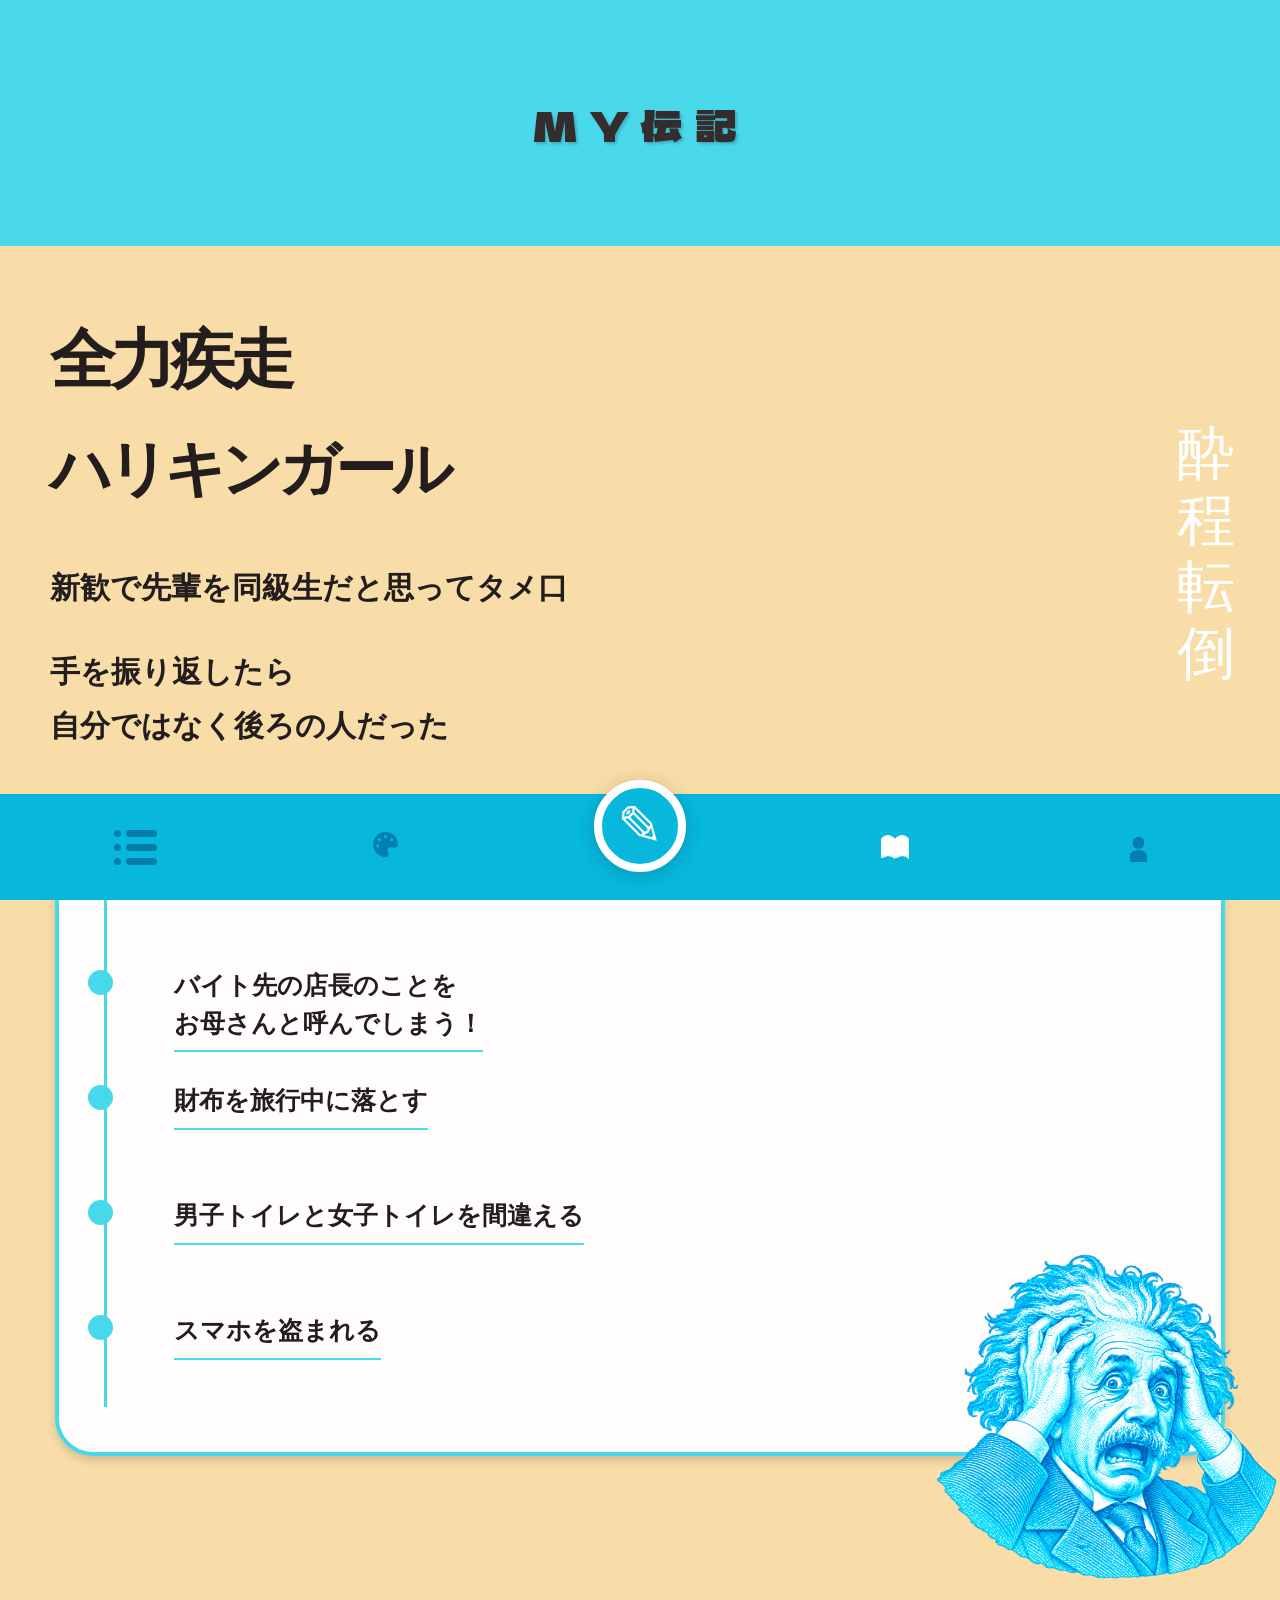
<file: history.html>
<!DOCTYPE html>
<html lang="ja">

<head>
  <meta charset="UTF-8">
  <meta name="viewport" content="width=device-width, initial-scale=1.0">

  <title>MY伝記 - Ohps!史</title>

  <link rel="icon" href="image/icon.svg">
  <link rel="stylesheet" href="history.css">
</head>

<body>

  <!-- =========================
       上部バー
  ========================== -->

    <header class="top-header">
    <div class="my-biography">MY伝記</div>
    <link rel="preconnect" href="https://fonts.googleapis.com">
    <link rel="preconnect" href="https://gstatic.com">
    <link href="https://fonts.googleapis.com/css2?family=Dela+Gothic+One&display=swap" rel="stylesheet">
    </header>


  <!-- =========================
       メイン
  ========================== -->

  <main class="history-main">

    <!-- タイトル -->

    <section class="title-area">

      <h1>
        全力疾走
      </h1>

      <h2>
        ハリキンガール
      </h2>

      <div class="vertical-text">
        酔<br>
        程<br>
        転<br>
        倒
      </div>

      <p class="description">
        新歓で先輩を同級生だと思ってタメ口
      </p>

      <p class="description">
        手を振り返したら<br>
        自分ではなく後ろの人だった
      </p>

    </section>


    <!-- =========================
         やらかしタイムライン
    ========================== -->

    <section class="mistake-box">

      <div class="timeline-line"></div>


      <!-- 1 -->

      <div class="mistake mistake-1">

        <span class="timeline-dot"></span>

        <p>
          ビールサーバーを洗浄中に噴水化させる
        </p>

      </div>


      <!-- 2 -->

      <div class="mistake mistake-2">

        <span class="timeline-dot"></span>

        <p>
          バイト先の店長のことを<br>
          お母さんと呼んでしまう！
        </p>

      </div>


      <!-- 3 -->

      <div class="mistake mistake-3">

        <span class="timeline-dot"></span>

        <p>
          財布を旅行中に落とす
        </p>

      </div>


      <!-- 4 -->

      <div class="mistake mistake-4">

        <span class="timeline-dot"></span>

        <p>
          男子トイレと女子トイレを間違える
        </p>

      </div>


      <!-- 5 -->

      <div class="mistake mistake-5">

        <span class="timeline-dot"></span>

        <p>
          スマホを盗まれる
        </p>

      </div>

    </section>


    <!-- =========================
         アインシュタイン
    ========================== -->

    <div class="einstein">

      <!-- ここに画像を入れる -->
      <img src="image/einstein.png" alt="アインシュタイン">

    </div>

  </main>


  <!-- ================================= -->
  <!-- 下部ナビゲーション -->
  <!-- ================================= -->

  <nav class="bottom-nav">

    <button
      class="nav-item active"
      id="mainNav"
      onclick="location.href='main.html'"
    >

      <span class="list-icon">
        <i></i>
        <i></i>
        <i></i>
      </span>

    </button>


    <button class="nav-item"
    onclick="location.href='ijin.html'">

      <span class="palette-icon">
        <img src="image/palette-solid-full 1.svg" alt="パレット">
      </span>

    </button>


    <button
      class="post-button"
      onclick="location.href='post.html'"
    >
      ✎
    </button>



    <!-- 本 -->
    <button class="nav-item"
    onclick="location.href='history.html'">

      <span class="book-icon">
        <img src="image/Rectangle 12.svg" alt="アインシュタイン">
      </span>
      <span class="book-icon">
        <img src="image/Rectangle 12.svg" alt="アインシュタイン">
      </span>
    </button>



    <!-- プロフィール -->
    <button
      class="nav-item"
      id="profileNav"
      onclick="location.href='profile.html'"
    >

      <span class="person-icon">
        <img src="image/Union.svg" alt="プロフィール">
      </span>

    </button>

  </nav>


  <!-- =========================
       JavaScript
  ========================== -->

  <script>

    // メイン画面
    const mainNav =
      document.getElementById("mainNav");

    if (mainNav) {

      mainNav.addEventListener("click", () => {

        window.location.href = "main.html";

      });

    }


    // 投稿画面
    const postButton =
      document.getElementById("postButton");

    if (postButton) {

      postButton.addEventListener("click", () => {

        window.location.href = "post.html";

      });

    }


    // プロフィール画面
    const profileNav =
      document.getElementById("profileNav");

    if (profileNav) {

      profileNav.addEventListener("click", () => {

        window.location.href = "profile.html";

      });

    }

  </script>

</body>

</html>
</file>
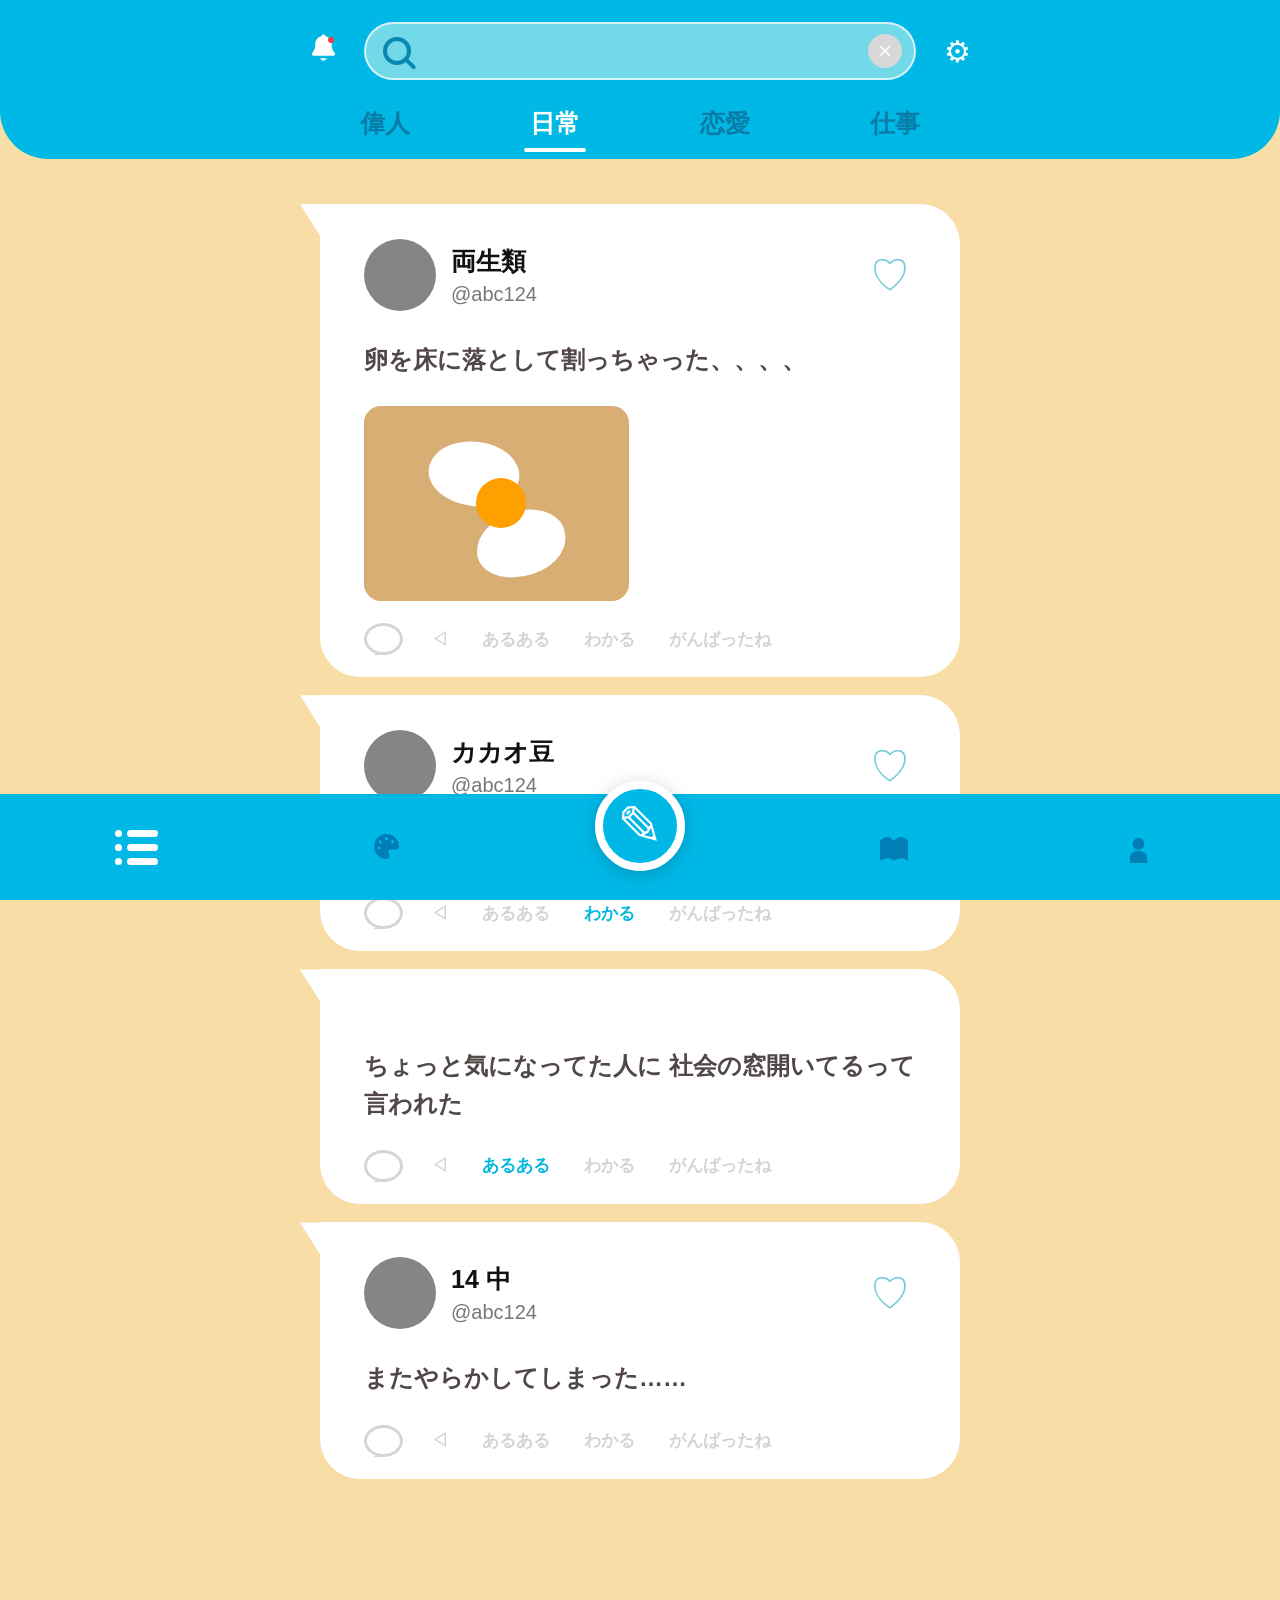
<file: main.html>
<!DOCTYPE html>
<html lang="ja">

<head>
  <meta charset="UTF-8">
  <meta name="viewport" content="width=device-width, initial-scale=1.0">

  <title>メイン - Ohps!史</title>

  <link rel="icon" href="image/icon.svg">
  <link rel="stylesheet" href="main.css">
</head>

<body>

  <!-- =========================
       上の青い部分
  ========================== -->
  <header class="top-header">

    <div class="top-row">

      <!-- 通知 -->
      <button class="icon-button notification">
        <image src="image/bell-solid-full 1.svg" alt="通知">
      </button>

      <!-- 検索 -->
      <div class="search-box">

        <span class="search-icon"></span>

        <input
          type="text"
          placeholder=""
        >

        <button class="clear-button">
          ×
        </button>

      </div>

      <!-- 設定 -->
      <button class="icon-button settings">
        ⚙
      </button>

    </div>


    <!-- カテゴリー -->
    <nav class="category-nav">

      <button>
        偉人
      </button>

      <button class="active">
        日常
      </button>

      <button>
        恋愛
      </button>

      <button>
        仕事
      </button>

    </nav>

  </header>


  <!-- =========================
       投稿一覧
  ========================== -->
  <main class="timeline">


    <!-- 投稿① -->
    <article class="post-card">

      <div class="post-head">

        <div class="avatar"></div>

        <div class="user-info">

          <h2>両生類</h2>

          <p>@abc124</p>

        </div>

        <button class="bookmark">
          ♡
        </button>

      </div>


      <p class="post-text">
        卵を床に落として割っちゃった、、、、
      </p>


      <!-- 卵の画像 -->
      <div class="post-image egg-image">

        <div class="egg egg-left"></div>

        <div class="egg egg-right"></div>

        <div class="yolk"></div>

      </div>


      <!-- リアクション -->
      <div class="reaction-row">

        <button class="comment">
          コメント
        </button>

        <button>
          ◁
        </button>

        <button>
          あるある
        </button>

        <button>
          わかる
        </button>

        <button>
          がんばったね
        </button>

      </div>

    </article>



    <!-- 投稿② -->
    <article class="post-card">

      <div class="post-head">

        <div class="avatar"></div>

        <div class="user-info">

          <h2>カカオ豆</h2>

          <p>@abc124</p>

        </div>

        <button class="bookmark">
          ♡
        </button>

      </div>


      <p class="post-text">
        帰省する時に財布忘れた...
      </p>


      <div class="reaction-row">

        <button class="comment">
          コメント
        </button>

        <button>
          ◁
        </button>

        <button>
          あるある
        </button>

        <button class="selected">
          わかる
        </button>

        <button>
          がんばったね
        </button>

      </div>

    </article>



    <!-- 投稿③ -->
    <article class="post-card speech-card">

      <p class="post-text">
        ちょっと気になってた人に
        社会の窓開いてるって言われた
      </p>


      <div class="reaction-row">

        <button class="comment">
          コメント
        </button>

        <button>
          ◁
        </button>

        <button class="selected">
          あるある
        </button>

        <button>
          わかる
        </button>

        <button>
          がんばったね
        </button>

      </div>

    </article>



    <!-- 投稿④ -->
    <article class="post-card">

      <div class="post-head">

        <div class="avatar"></div>

        <div class="user-info">

          <h2>14 中</h2>

          <p>@abc124</p>

        </div>

        <button class="bookmark">
          ♡
        </button>

      </div>


      <p class="post-text">
        またやらかしてしまった……
      </p>


      <div class="reaction-row">

        <button class="comment">
          コメント
        </button>

        <button>
          ◁
        </button>

        <button>
          あるある
        </button>

        <button>
          わかる
        </button>

        <button>
          がんばったね
        </button>

      </div>

    </article>

  </main>



  <!-- =========================
       下のナビゲーション
  ========================== -->
  <nav class="bottom-nav">


    <!-- 三本線 -->
    <button
      class="nav-item active"
      id="mainNav"
      onclick="location.href='main.html'"
    >

      <span class="list-icon">

        <i></i>
        <i></i>
        <i></i>

      </span>

    </button>



    <!-- パレット -->
    <button class="nav-item"
    onclick="location.href='ijin.html'">

      <span class="palette-icon">
        <img src="image/palette-solid-full 1.svg" alt="パレット">
      </span>

    </button>



    <!-- 鉛筆 -->
    <button
      class="post-button"
      id="postButton"
      onclick="location.href='post.html'"
    >

      ✎

    </button>



    <!-- 本 -->
    <button class="nav-item"
    onclick="location.href='history.html'">

      <span class="book-icon">
        <img src="image/Rectangle 12.svg" alt="アインシュタイン">
      </span>
      <span class="book-icon">
        <img src="image/Rectangle 12.svg" alt="アインシュタイン">
      </span>
    </button>



    <!-- プロフィール -->
    <button
      class="nav-item"
      id="profileNav"
      onclick="location.href='profile.html'"
    >

      <span class="person-icon">
        <img src="image/Union.svg" alt="プロフィール">
      </span>

    </button>

  </nav>



  <!-- =========================
       JavaScript
  ========================== -->
  <script>

    /*
     * カテゴリー切り替え
     */

    const categoryButtons =
      document.querySelectorAll(
        ".category-nav button"
      );


    categoryButtons.forEach((button) => {

      button.addEventListener(
        "click",
        () => {

          categoryButtons.forEach(
            (item) => {

              item.classList.remove(
                "active"
              );

            }
          );


          button.classList.add(
            "active"
          );

        }
      );

    });



    /*
     * リアクション
     */

    const reactionButtons =
      document.querySelectorAll(
        ".reaction-row button"
      );


    reactionButtons.forEach((button) => {

      button.addEventListener(
        "click",
        () => {

          if (
            button.classList.contains(
              "comment"
            )
          ) {

            return;

          }


          button.classList.toggle(
            "selected"
          );

        }
      );

    });



    /*
     * 保存ボタン
     */

    const bookmarks =
      document.querySelectorAll(
        ".bookmark"
      );


    bookmarks.forEach((button) => {

      button.addEventListener(
        "click",
        () => {

          button.classList.toggle(
            "saved"
          );


          if (
            button.classList.contains(
              "saved"
            )
          ) {

            button.textContent = "♥";

          } else {

            button.textContent = "♡";

          }

        }
      );

    });



    /*
     * 鉛筆ボタン
     */

    document
      .getElementById("postButton")
      .addEventListener(
        "click",
        () => {

          window.location.href =
            "post.html";

        }
      );



    /*
     * プロフィール
     */

    document
      .getElementById("profileNav")
      .addEventListener(
        "click",
        () => {

          window.location.href =
            "profile.html";

        }
      );

  </script>

</body>

</html>
</file>
<file: history.css>
/* =========================
   全体
========================= */

* {
  box-sizing: border-box;
}

html,
body {
  margin: 0;
  padding: 0;
  min-height: 100%;
}

body {

  background: #f8dda8;

  font-family:
    "Times New Roman",
    "Yu Mincho",
    "Hiragino Mincho ProN",
    serif;

  color: #241d1d;

  padding-bottom: 120px;

  overflow-x: hidden;
}


/* =========================
   上部バー
========================= */

.top-header {

  height: 246px;

  background: #49d9eb;

  display: flex;
  justify-content: center;
  align-items: center;

}


/* =========================
   MY伝記
========================= */

.my-biography {
  color: #352D2D;
  font-family: "Dela Gothic One", sans-serif;
  font-size: 42px;
  font-weight: 500;
  letter-spacing: 12px;
  text-shadow: 2px 2px 3px rgba(0, 0, 0, 0.2);
}


/* =========================
   メイン
========================= */

.history-main {

  position: relative;

  min-height: 1320px;

  padding-top: 70px;

}


/* =========================
   タイトル
========================= */

.title-area {

  position: relative;

  padding-left: 50px;

  padding-right: 45px;

}


/* 全力疾走 */

.title-area h1 {

  margin: 0;

  font-family:
    Arial,
    "Hiragino Kaku Gothic ProN",
    sans-serif;

  font-size: 65px;

  font-weight: 900;

  letter-spacing: -5px;

}


/* ハリキンガール */

.title-area h2 {

  margin: 25px 0 50px;

  font-family:
    Arial,
    "Hiragino Kaku Gothic ProN",
    sans-serif;

  font-size: 61px;

  font-weight: 900;

  letter-spacing: -5px;

}


/* =========================
   縦文字
========================= */

.vertical-text {

  position: absolute;

  right: 45px;

  top: 105px;

  color: white;

  font-family:
    "Yu Mincho",
    "Hiragino Mincho ProN",
    serif;

  font-size: 58px;

  line-height: 1.15;

  text-align: center;

}


/* =========================
   説明
========================= */

.description {

  margin: 0 0 30px;

  font-size: 30px;

  line-height: 1.8;

  font-weight: bold;

  max-width: 720px;

}


/* =========================
   やらかし年表
========================= */

.mistake-box {
  position: relative;

  width: calc(100% - 110px);

  margin-left: 55px;
  margin-top: 50px;

  padding: 45px 40px 45px 40px;

  background: #fffdfb;

  border: 4px solid #48d8ec;

  border-radius: 38px;

  box-shadow:
    0 5px 8px rgba(0, 0, 0, 0.15);
}


/* =========================
   縦の線
========================= */

.timeline-line {
  position: absolute;

  left: 45px;

  top: 45px;
  bottom: 45px;

  width: 3px;

  background: #48d8ec;
}


/* =========================
   それぞれの出来事
========================= */

.mistake {
  position: relative;

  display: flex;
  align-items: flex-start;

  min-height: 95px;

  margin-bottom: 20px;

  padding-left: 75px;
}


/* 最後だけ余白なし */

.mistake:last-child {
  margin-bottom: 0;
}


/* =========================
   丸
========================= */

.timeline-dot {
  position: absolute;

  left: -11px;
  top: 3px;

  width: 25px;
  height: 25px;

  border-radius: 50%;

  background: #48d8ec;

  z-index: 2;
}


/* =========================
   文章
========================= */

.mistake p {

  margin: 0;

  padding: 0 0 8px;

  font-size: 25px;

  line-height: 1.5;

  font-weight: bold;

  border-bottom: 2px solid #48d8ec;

  max-width: 90%;
}


/* =========================
   以前の斜め線を無効化
========================= */

.mistake::after {
  content: none;
}


/* =========================
   各項目
========================= */

.mistake-1,
.mistake-2,
.mistake-3,
.mistake-4,
.mistake-5 {
  top: auto;
  left: auto;
}


/* =========================
   アインシュタイン
========================= */

.einstein {

  position: absolute;

  right: -5px;

  bottom: -15px;

  width: 360px;

  z-index: 5;

  pointer-events: none;

}


.einstein img {

  width: 100%;

  height: auto;

  display: block;

}


/* =========================
   下部ナビゲーション
========================= */

.bottom-nav {
  position: fixed;

  bottom: 0;

  left: 0;

  width: 100%;

  height: 106px;

  background: #08b7dc;

  display: flex;

  justify-content: space-around;

  align-items: center;

  z-index: 100;

  padding: 0 20px;
}

.nav-item {
  width: 70px;

  height: 70px;

  border: none;

  background: transparent;

  color: #057da7;

  font-size: 38px;

  cursor: pointer;

  display: flex;

  align-items: center;

  justify-content: center;
}


/* =========================
   三本線
========================= */

.list-icon {
  display: flex;

  flex-direction: column;

  gap: 7px;
}

.list-icon i {
  display: block;

  width: 31px;

  height: 7px;

  border-radius: 5px;

  background: currentColor;

  position: relative;
}

.list-icon i::before {
  content: "";

  position: absolute;

  left: -12px;

  top: 0;

  width: 7px;

  height: 7px;

  border-radius: 50%;

  background: currentColor;
}


/* =========================
   パレット
========================= */

.palette-icon {
  img {
  font-size: 43px;
}
}

/* =========================
   本
========================= */

.book-icon {
  filter: brightness(0) invert(1);
}


/* =========================
   プロフィール
========================= */

.person-icon {
  font-size: 43px;
}


/* =========================
   中央の投稿ボタン
========================= */

.post-button {
  width: 92px;

  height: 92px;

  margin-top: -42px;

  border:
    8px solid white;

  border-radius: 50%;

  background: #08b7dc;

  color: white;

  font-size: 55px;

  cursor: pointer;

  box-shadow:
    0 3px 18px
    rgba(0, 0, 0, 0.18);

  display: flex;

  align-items: center;

  justify-content: center;
}

.post-button:hover {
  transform: scale(1.05);
}


/* =========================
   スマホ対応
========================= */

@media (max-width: 600px) {

  .top-header {
    height: 180px;
  }

  /* MY伝記 */
  .my-biography {
    font-size: 30px;
    letter-spacing: 7px;
  }

  .history-main {
    padding-top: 45px;
    min-height: 1100px;
  }

  .title-area {
    padding-left: 32px;
    padding-right: 25px;
  }

  .title-area h1 {
    font-size: 43px;
    letter-spacing: -3px;
  }

  .title-area h2 {
    font-size: 42px;
    letter-spacing: -3px;
    margin-top: 15px;
    margin-bottom: 35px;
  }

  .description {
    font-size: 20px;
    line-height: 1.8;
    margin-bottom: 22px;
    letter-spacing: 1px;
  }

  .vertical-text {
    right: 22px;
    top: 80px;
    font-size: 42px;
  }

  .mistake-box {
    width: calc(100% - 60px);

    margin-left: 30px;

    padding: 35px 20px 35px;

    border-radius: 30px;
  }


  .timeline-line {
    left: 40px;

    top: 40px;
    bottom: 40px;
  }


  .mistake {

    min-height: 95px;

    margin-bottom: 20px;

    padding-left: 60px;
  }


  .timeline-dot {

    left: -10px;

    width: 22px;
    height: 22px;
  }


  .mistake p {

    font-size: 17px;

    line-height: 1.7;

    max-width: 90%;

    padding-bottom: 7px;
  }


  .mistake-1,
  .mistake-2,
  .mistake-3,
  .mistake-4,
  .mistake-5 {

    top: auto;
    left: auto;
  }


  .mistake:last-child {
    margin-bottom: 0;
  }

  .einstein {
    width: 260px;
    bottom: 5px;
  }

  .bottom-nav {
    height: 100px;
  }

  .post-button {
    width: 85px;
    height: 85px;
    font-size: 48px;
    margin-top: -40px;
  }

}
</file>
<file: main.css>
/* =========================
   全体
========================= */

* {
  box-sizing: border-box;
}

html,
body {
  margin: 0;
  padding: 0;
}

body {

  font-family:
    "Noto Sans JP",
    "Yu Gothic",
    sans-serif;

  background: #f9dda6;

  color: #4b4141;

  min-height: 100vh;

  padding-bottom: 110px;

}



/* =========================
   上部青い部分
========================= */

.top-header {

  position: sticky;

  top: 0;

  z-index: 20;

  background: #00B8E6;

  padding: 22px 20px 0;

  border-radius:
    0 0 48px 48px;

}



.top-row {

  display: flex;

  align-items: center;

  gap: 18px;

  max-width: 680px;

  margin: 0 auto;

}



/* 通知・設定 */

.icon-button {

  width: 46px;

  height: 46px;

  border: none;

  background: transparent;

  color: white;

  font-size: 30px;

  cursor: pointer;

  flex-shrink: 0;

}



.notification {

  position: relative;

}

/* =========================
   検索
========================= */

.search-box {

  height: 58px;

  flex: 1;

  display: flex;

  align-items: center;

  background: #72d9e9;

  border:
    2px solid
    rgba(255,255,255,0.7);

  border-radius: 35px;

  padding:
    0 12px 0 17px;

}



.search-box input {

  flex: 1;

  min-width: 0;

  border: none;

  outline: none;

  background: transparent;

  font-size: 18px;

}



.search-icon {

  width: 28px;

  height: 28px;

  border:
    4px solid
    #0789b0;

  border-radius: 50%;

  position: relative;

}



.search-icon::after {

  content: "";

  position: absolute;

  width: 13px;

  height: 4px;

  background: #0789b0;

  right: -10px;

  bottom: -5px;

  transform: rotate(45deg);

  border-radius: 5px;

}



.clear-button {

  width: 34px;

  height: 34px;

  border: none;

  border-radius: 50%;

  background: #d8d8d8;

  color: white;

  font-size: 24px;

  cursor: pointer;

}



/* =========================
   カテゴリー
========================= */

.category-nav {

  display: flex;

  justify-content:
    space-around;

  max-width: 680px;

  margin: 13px auto 0;

}



.category-nav button {

  position: relative;

  border: none;

  background: transparent;

  color: #087da7;

  font-size: 25px;

  font-weight: bold;

  padding:
    14px 20px 19px;

  cursor: pointer;

}



.category-nav button.active {

  color: white;

}



.category-nav button.active::after {

  content: "";

  position: absolute;

  left: 14px;

  right: 14px;

  bottom: 7px;

  height: 4px;

  background: white;

  border-radius: 5px;

}



/* =========================
   投稿一覧
========================= */

.timeline {

  width: min(680px, 100%);

  margin: 0 auto;

  padding:
    45px 20px 40px;

}



/* 投稿カード */

.post-card {

  position: relative;

  background: white;

  border-radius:
    0 40px 40px 40px;

  margin-bottom: 18px;

  padding:
    35px 44px 22px;

  min-height: 230px;

}



/* 左上の三角 */

.post-card::before {

  content: "";

  position: absolute;

  top: 0;

  left: -20px;

  width: 22px;

  height: 35px;

  background: white;

  clip-path:
    polygon(
      0 0,
      100% 0,
      100% 100%
    );

}



/* =========================
   ユーザー
========================= */

.post-head {

  display: flex;

  align-items: center;

}



.avatar {

  width: 72px;

  height: 72px;

  border-radius: 50%;

  background: #858585;

}



.user-info {

  margin-left: 15px;

}



.user-info h2 {

  margin: 0;

  color: #111;

  font-size: 25px;

}



.user-info p {

  margin:
    5px 0 0;

  color: #777;

  font-size: 20px;

}



/* 保存 */

.bookmark {

  margin-left: auto;

  border: none;

  background: transparent;

  color: #79cada;

  font-size: 40px;

  cursor: pointer;

}



.bookmark.saved {

  color: #00B8E6;

}



/* =========================
   投稿本文
========================= */

.post-text {

  margin:
    30px 0 28px;

  font-size: 24px;

  font-weight: 600;

  line-height: 1.55;

  color: #514747;

}



.speech-card {

  min-height: 235px;

  padding-top: 48px;

}



/* =========================
   卵の画像
========================= */

.post-image {

  width: 265px;

  height: 195px;

  border-radius: 17px;

  overflow: hidden;

  margin-bottom: 22px;

}



.egg-image {

  position: relative;

  background:

    linear-gradient(
      25deg,
      rgba(175,130,70,.25)
      0 2px,
      transparent
      2px 45px
    ),

    linear-gradient(
      90deg,
      rgba(175,130,70,.12)
      0 2px,
      transparent
      2px 55px
    ),

    #d9ae75;

}



.egg {

  position: absolute;

  width: 90px;

  height: 65px;

  background: white;

  border-radius:
    60% 45% 55% 45%;

}



.egg-left {

  left: 65px;

  top: 35px;

  transform:
    rotate(15deg);

}



.egg-right {

  left: 112px;

  top: 105px;

  transform:
    rotate(-10deg);

}



.yolk {

  position: absolute;

  left: 112px;

  top: 72px;

  width: 50px;

  height: 50px;

  background: #ff9f00;

  border-radius: 50%;

}



/* =========================
   リアクション
========================= */

.reaction-row {

  display: flex;

  align-items: center;

  gap: 22px;

  overflow-x: auto;

  scrollbar-width: none;

}



.reaction-row::-webkit-scrollbar {

  display: none;

}



.reaction-row button {

  border: none;

  background: transparent;

  color: #d3d3d3;

  font-size: 17px;

  font-weight: bold;

  white-space: nowrap;

  cursor: pointer;

}



.reaction-row button.selected {

  color: #00b8df;

}



.reaction-row .comment {

  width: 39px;

  height: 32px;

  border:
    3px solid
    #d5d5d5;

  border-radius: 50%;

  font-size: 0;

  position: relative;

}



.reaction-row .comment::after {

  content: "";

  position: absolute;

  bottom: -8px;

  left: 7px;

  border-width:
    6px 6px 0 0;

  border-style: solid;

  border-color:
    #d5d5d5
    transparent
    transparent
    transparent;

}



/* =========================
   下部ナビ
========================= */

.bottom-nav {

  position: fixed;

  z-index: 50;

  left: 0;

  right: 0;

  bottom: 0;

  height: 106px;

  background: #00B8E6;

  display: flex;

  align-items: center;

  justify-content:
    space-around;

  padding: 0 20px;

}



.nav-item {

  width: 70px;

  height: 70px;

  border: none;

  background: transparent;

  color: #057da7;

  display: flex;

  align-items: center;

  justify-content: center;

  cursor: pointer;

}



.nav-item.active {

  color: white;

}



/* =========================
   三本線
========================= */

.list-icon {

  display: flex;

  flex-direction: column;

  gap: 7px;

}



.list-icon i {

  display: block;

  width: 31px;

  height: 7px;

  border-radius: 5px;

  background: currentColor;

  position: relative;

}



.list-icon i::before {

  content: "";

  position: absolute;

  left: -12px;

  top: 0;

  width: 7px;

  height: 7px;

  border-radius: 50%;

  background: currentColor;

}



/* =========================
   鉛筆ボタン
========================= */

.post-button {

  width: 90px;

  height: 90px;

  margin-top: -42px;

  border:
    8px solid white;

  border-radius: 50%;

  background: #00B8E6;

  color: white;

  font-size: 55px;

  cursor: pointer;

  box-shadow:
    0 3px 18px
    rgba(0,0,0,.18);

  display: flex;

  align-items: center;

  justify-content: center;

}



.post-button:hover {

  transform: scale(1.05);

}



/* =========================
   その他アイコン
========================= */

.palette-icon {

  font-size: 44px;

}



.book-icon {

  font-size: 43px;

}



.person-icon {

  font-size: 46px;

}



/* =========================
   スマホ
========================= */

@media (max-width: 500px) {

  .top-header {

    padding-left: 15px;

    padding-right: 15px;

  }



  .top-row {

    gap: 9px;

  }



  .icon-button {

    width: 40px;

    font-size: 28px;

  }



  .search-box {

    height: 58px;

  }



  .category-nav button {

    font-size: 23px;

    padding-left: 10px;

    padding-right: 10px;

  }



  .timeline {

    padding:
      43px 20px 35px;

  }



  .post-card {

    padding:
      35px 44px 20px;

    border-radius:
      0 38px 38px 38px;

  }



  .avatar {

    width: 70px;

    height: 70px;

  }



  .post-text {

    font-size: 22px;

  }



  .post-image {

    width: 100%;

    max-width: 265px;

  }



  .reaction-row {

    gap: 18px;

  }



  .reaction-row button {

    font-size: 15px;

  }



  .bottom-nav {

    height: 105px;

    padding: 0 10px;

  }



  .post-button {

    width: 88px;

    height: 88px;

  }

}
</file>
